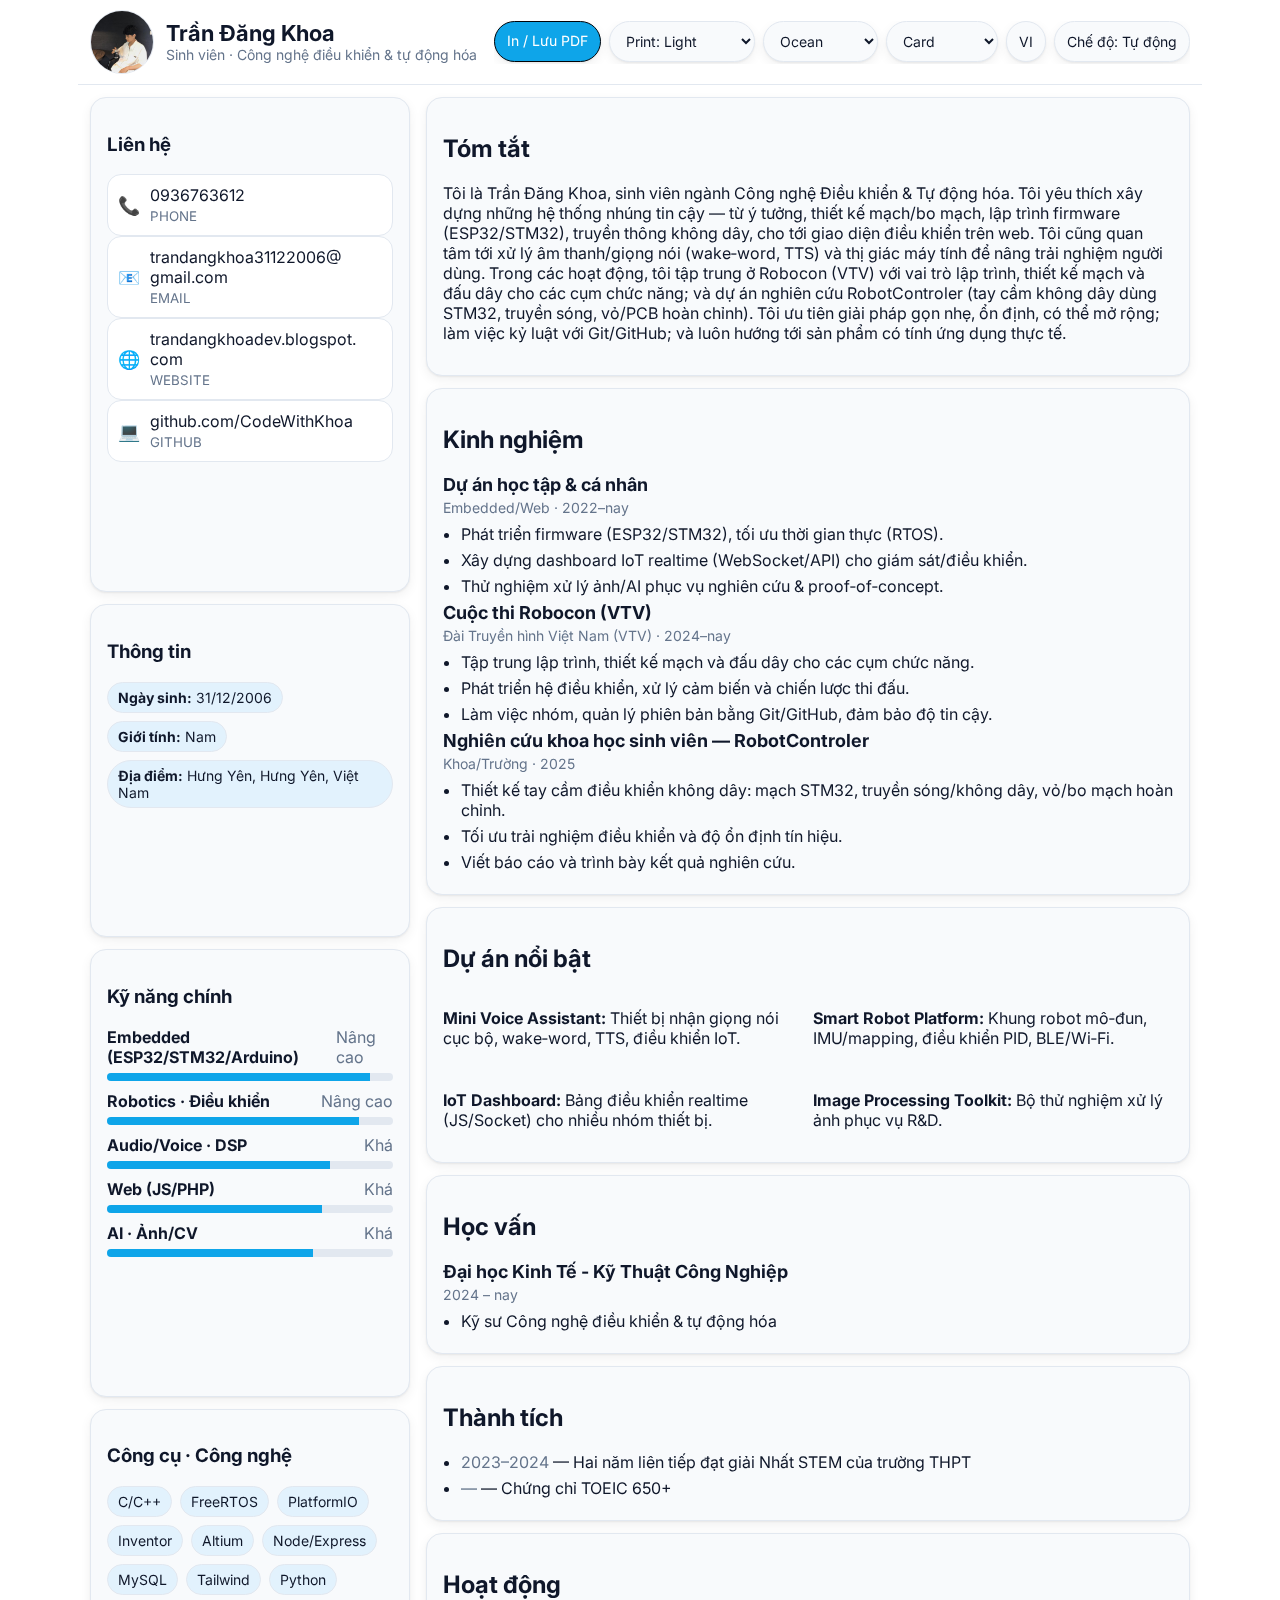
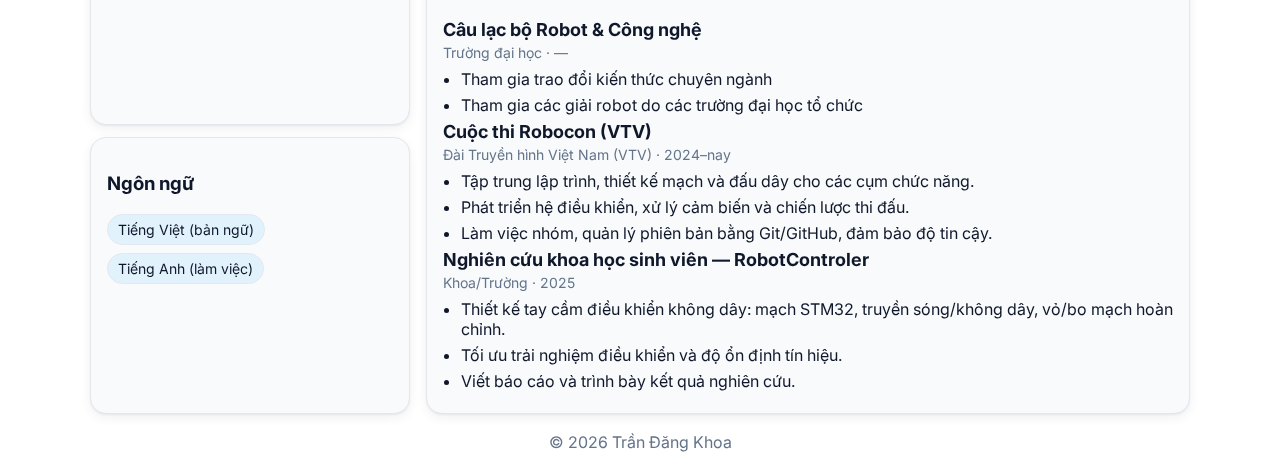
<file: cv.html>
<!DOCTYPE html>
<html lang="vi" data-theme="system" data-accent="ocean" data-ui="card" data-print="light">
  <head>
    <meta charset="utf-8" />
    <meta name="viewport" content="width=device-width, initial-scale=1, viewport-fit=cover" />
    <meta name="format-detection" content="telephone=no" />
    <meta name="apple-mobile-web-app-capable" content="yes" />
    <title>Trần Đăng Khoa — CV</title>
    <meta name="description" content="CV — Control & Automation · IoT · Robotics · Audio/AI · Web" />
    <meta property="og:title" content="Trần Đăng Khoa — CV" />
    <meta property="og:description" content="Control & Automation · IoT · Robotics · Audio/AI · Web" />
    <meta property="og:type" content="profile" />

    <!-- Fonts -->
    <link rel="preconnect" href="https://fonts.googleapis.com" />
    <link rel="preconnect" href="https://fonts.gstatic.com" crossorigin />
    <link href="https://fonts.googleapis.com/css2?family=Inter:wght@400;500;600;700&display=swap" rel="stylesheet" />

    <!-- Favicon -->
    <link rel="icon" type="image/svg+xml" href="assets/favicon.svg" />
    <link rel="icon" type="image/png" href="assets/profile.png" />

    <style>
      :root{
        color-scheme: light dark;
        --bg:#ffffff; --fg:#0f172a; --muted:#64748b; --card:#f8fafc; --line:#e2e8f0;
        --shadow: 0 1px 2px rgb(0 0 0 / 6%), 0 4px 12px rgb(0 0 0 / 6%);
        --radius:16px; --pad:16px; --accent:#0ea5e9; --accent-weak: color-mix(in oklab, var(--accent), #000 85%);
        --t-2xl: clamp(24px,4.2vw,32px); --t-xl: clamp(18px,3.2vw,22px); --t-lg: clamp(16px,2.8vw,18px);
        --t-md: clamp(14px,2.6vw,16px); --t-sm: clamp(12px,2.2vw,14px);
      }
      @media (prefers-color-scheme: dark){ :root[data-theme="system"]{ --bg:#0b1220; --fg:#e5e7eb; --muted:#9ca3af; --card:#0f172a; --line:#1f2937; } }
      [data-theme="dark"]{ --bg:#0b1220; --fg:#e5e7eb; --muted:#9ca3af; --card:#0f172a; --line:#1f2937; }
      [data-accent="emerald"]{--accent:#10b981} [data-accent="purple"]{--accent:#8b5cf6}
      [data-accent="amber"]{--accent:#f59e0b}  [data-accent="rose"]{--accent:#f43f5e}
      [data-accent="slate"]{--accent:#475569}

      *{box-sizing:border-box}
      html,body{height:100%}
      body{margin:0;font-family:Inter,system-ui,-apple-system,Segoe UI,Roboto,sans-serif;background:var(--bg);color:var(--fg);
        -webkit-font-smoothing:antialiased;-moz-osx-font-smoothing:grayscale}
      a{color:inherit;text-decoration:none}
      img{display:block;max-width:100%;height:auto}

      .container{max-width:1100px;margin:0 auto;padding:calc(env(safe-area-inset-top)+16px) 16px calc(env(safe-area-inset-bottom)+24px)}
      .header{position:sticky;top:0;z-index:40;display:grid;gap:12px;grid-template-columns:1fr;background:color-mix(in oklab,var(--bg),transparent 8%);
        backdrop-filter:saturate(120%) blur(8px);padding:10px 12px;margin:0 -12px 12px;border-bottom:1px solid var(--line)}
      .identity{display:flex;align-items:center;gap:12px}
      .avatar{width:56px;height:56px;border-radius:999px;object-fit:cover;border:1px solid var(--line)}
      .title{font-size:var(--t-xl);line-height:1.1;margin:0}
      .role{color:var(--muted);font-size:var(--t-sm)}
      .actions{display:flex;gap:8px;overflow:auto hidden;-webkit-overflow-scrolling:touch;padding-bottom:2px}
      .actions>*{flex:none}
      .btn,.picker{font:inherit;font-size:var(--t-sm);padding:10px 12px;border-radius:999px;border:1px solid var(--line);background:var(--card);color:var(--fg);min-height:40px;cursor:pointer;box-shadow:var(--shadow)}
      .btn.brand{background:var(--accent);color:#fff;border-color:var(--accent-weak)}
      .picker{padding-right:28px}

      .grid{display:grid;gap:16px;grid-template-columns:1fr}
      .sidebar,.content{display:grid;gap:12px}

      .panel{background:var(--card);border:1px solid var(--line);border-radius:var(--radius);box-shadow:var(--shadow)}
      .block{padding:var(--pad)} .section{padding:var(--pad)}

      /* UI styles switchable by data-ui */
      [data-ui="line"] .panel{background:transparent;box-shadow:none;border:0}
      [data-ui="line"] .section,[data-ui="line"] .block{padding:var(--pad) 0;border-bottom:1px solid var(--line);border-radius:0}
      [data-ui="line"] .sidebar>.panel:last-child .block,[data-ui="line"] .content>.panel:last-child .section{border-bottom:0}
      [data-ui="outline"] .panel{background:transparent;box-shadow:none;border:1.5px dashed var(--line)}
      [data-ui="minimal"] .panel{background:transparent;box-shadow:none;border:0}
      [data-ui="minimal"] .tags .tag{border:1px solid var(--line);background:transparent}

      .tags{display:flex;flex-wrap:wrap;gap:8px}
      .tag{padding:6px 10px;border-radius:999px;background:color-mix(in oklab,var(--accent),var(--bg) 85%);border:1px solid var(--line);font-size:var(--t-sm)}
      .bullets{margin:8px 0 0;padding:0 0 0 18px} .bullets li{margin-bottom:6px}
      .muted{color:var(--muted)}

      .skills .skill{display:flex;justify-content:space-between;align-items:center;gap:8px}
      .skills .bar{width:100%;height:8px;background:var(--line);border-radius:999px;overflow:hidden;margin:6px 0 10px}
      .skills .bar span{display:block;height:100%;background:var(--accent)}

      .item h4{margin:0 0 4px;font-size:var(--t-lg)}
      .item .meta{color:var(--muted);font-size:var(--t-sm);margin-bottom:6px}

      .two-col{display:grid;grid-template-columns:1fr;gap:10px}

      @media (min-width:760px){
        .grid{grid-template-columns:320px 1fr}
        .two-col{grid-template-columns:1fr 1fr}
        .header{grid-template-columns:1fr auto;align-items:center}
        .avatar{width:64px;height:64px}
      }

      /* PRINT: A4 + desktop layout + chia trang mượt */
      @media print{
        @page{size:A4;margin:10mm}

        /* Ẩn điều khiển */
        .header,.actions{display:none!important}

        /* Bố cục 2 cột như desktop */
        .container{max-width:1100px!important;padding:0!important;margin:0 auto!important}
        .grid{display:grid!important;grid-template-columns:320px 1fr!important;gap:14px!important}
        .two-col{grid-template-columns:1fr 1fr!important}
        .avatar{width:64px!important;height:64px!important}

        /* Nền/trắng khi Print: Light */
        [data-print="light"]{color-scheme:light;--bg:#fff;--fg:#111;--muted:#6b7280;--card:#fff;--line:#e5e7eb}
        [data-print="light"] body{background:#fff!important;color:#111!important}
        [data-print="light"] .panel{background:#fff!important;border-color:#e5e7eb!important;box-shadow:none!important}

        /* Giữ màu màn hình nếu Print: Screen */
        [data-print="screen"]{-webkit-print-color-adjust:exact;print-color-adjust:exact}

        /* Siết spacing cho giấy */
        :root{--pad:12px}
        .block,.section{padding:12px!important}
        .panel{box-shadow:none!important;border-radius:10px!important}

        /* Quy tắc chia trang đẹp */
        h1,h2,h3{break-after:avoid}
        p,li{orphans:3;widows:3}

        /* Sidebar (ngắn) giữ nguyên khối */
        .sidebar .panel{break-inside:avoid;page-break-inside:avoid}

        /* Nội dung dài cho phép tách mượt */
        .content .section,
        .content .block,
        .content .item{
          break-inside:auto;page-break-inside:auto;
        }
      }

      @media (prefers-reduced-motion:reduce){*{animation:none!important;transition:none!important}}
    </style>
  </head>
  <body>
    <div class="container">
      <header class="header" role="banner">
        <div class="identity">
          <img id="avatarImg" class="avatar" src="assets/profile.png" alt="Avatar" loading="lazy" />
          <div>
            <h1 class="title" id="nameEl">Trần Đăng Khoa</h1>
            <div class="role" id="roleEl">Sinh viên · Công nghệ điều khiển & tự động hóa</div>
          </div>
        </div>
        <div class="actions" aria-label="Tùy chọn hiển thị">
          <a class="btn brand" href="#" onclick="window.print();return false">In / Lưu PDF</a>
          <select id="printSelect" class="picker" title="Chế độ in">
            <option value="light">Print: Light</option>
            <option value="screen">Print: Screen</option>
          </select>
          <select id="accentSelect" class="picker" title="Màu nhấn">
            <option value="ocean">Ocean</option><option value="emerald">Emerald</option>
            <option value="purple">Purple</option><option value="amber">Amber</option>
            <option value="rose">Rose</option><option value="slate">Slate</option>
          </select>
          <select id="uiSelect" class="picker" title="Kiểu giao diện">
            <option value="card">Card</option><option value="line">Line</option>
            <option value="outline">Outline</option><option value="minimal">Minimal</option>
          </select>
          <button id="langToggle" class="btn" type="button" title="Đổi ngôn ngữ">VI</button>
          <button id="themeToggle" class="btn" type="button" title="Đổi giao diện">Chế độ: Tự động</button>
        </div>
      </header>

      <main class="grid" role="main">
        <aside class="sidebar">
          <section class="panel block contact">
            <h3 id="contactTitle">Liên hệ</h3>
            <div id="contactList"></div>
          </section>

          <section class="panel block">
            <h3 id="personalTitle">Thông tin</h3>
            <div class="tags" id="personalInfo"></div>
          </section>

          <section class="panel block skills">
            <h3 id="coreSkillsTitle">Kỹ năng chính</h3>
            <div id="coreSkillsList"></div>
          </section>

          <section class="panel block">
            <h3 id="toolsTitle">Công cụ · Công nghệ</h3>
            <div class="tags" id="toolsList"></div>
          </section>

          <section class="panel block" id="extraSkillsPanel" style="display:none;">
            <h3 id="extraSkillsTitle">Kỹ năng bổ sung</h3>
            <div id="extraSkills"></div>
          </section>

          <section class="panel block">
            <h3 id="langsTitle">Ngôn ngữ</h3>
            <div class="tags" id="langList"></div>
          </section>
        </aside>

        <section class="content">
          <section class="panel section" id="summarySection">
            <h2 id="summaryTitle">Tóm tắt</h2>
            <p class="lead" id="summaryText"></p>
          </section>

          <section class="panel section" id="experienceSection">
            <h2 id="expTitle">Kinh nghiệm</h2>
            <div class="timeline" id="expList"></div>
          </section>

          <section class="panel section" id="projectsSection">
            <h2 id="projTitle">Dự án nổi bật</h2>
            <div class="two-col" id="projList"></div>
          </section>

          <section class="panel section">
            <h2 id="eduTitle">Học vấn</h2>
            <div id="eduList"></div>
          </section>

          <section class="panel section">
            <h2 id="achTitle">Thành tích</h2>
            <ul class="bullets" id="achList"></ul>
          </section>

          <section class="panel section" id="activitiesPanel" style="display:none;">
            <h2 id="actTitle">Hoạt động</h2>
            <div id="actList"></div>
          </section>
        </section>
      </main>

      <footer class="footer muted" style="text-align:center;padding:18px 0">
        © <span id="year"></span> Trần Đăng Khoa
      </footer>
    </div>

    <script>
      // Năm hiện tại
      document.getElementById('year').textContent = new Date().getFullYear();

      // Helpers for prefs
      const html = document.documentElement;
      function setAttr(k,v){ html.setAttribute(k,v); localStorage.setItem('cv-'+k.replace('data-',''), v); }
      function getPref(k, def){ return localStorage.getItem('cv-'+k) || def; }

      // Theme toggle (system -> dark -> light)
      const themeBtn = document.getElementById('themeToggle');
      function applyMode(mode){
        let theme = mode;
        if(mode === 'system') theme = matchMedia('(prefers-color-scheme: dark)').matches ? 'dark' : 'light';
        html.setAttribute('data-theme', theme);
        localStorage.setItem('cv-theme', mode);
        themeBtn.textContent = 'Chế độ: ' + (mode === 'system' ? 'Tự động' : (theme === 'dark' ? 'Tối' : 'Sáng'));
      }
      applyMode(localStorage.getItem('cv-theme') || 'system');
      themeBtn.addEventListener('click', ()=>{
        const cur = localStorage.getItem('cv-theme') || 'system';
        applyMode(cur === 'system' ? 'dark' : (cur === 'dark' ? 'light' : 'system'));
      });

      // Accent / UI / Print
      const accentSelect = document.getElementById('accentSelect');
      const uiSelect = document.getElementById('uiSelect');
      const printSelect = document.getElementById('printSelect');
      (function initPrefs(){
        const a = getPref('accent','ocean'); html.setAttribute('data-accent', a); accentSelect.value = a;
        const u = getPref('ui','card'); html.setAttribute('data-ui', u); uiSelect.value = u;
        const p = getPref('print','light'); html.setAttribute('data-print', p); printSelect.value = p;
        accentSelect.addEventListener('change', ()=> setAttr('data-accent', accentSelect.value));
        uiSelect.addEventListener('change', ()=> setAttr('data-ui', uiSelect.value));
        printSelect.addEventListener('change', ()=> setAttr('data-print', printSelect.value));
      })();

      // Language + data
      const langBtn = document.getElementById('langToggle');
      const state = { lang: localStorage.getItem('cv-lang') || 'vi', data: null };
      const ICON = { phone:'📞', email:'📧', website:'🌐', github:'💻' };

      async function loadData(){
        try{
          const res = await fetch('assets/cv.json', { cache: 'no-cache' });
          state.data = await res.json();
        }catch(e){
          state.data = {
            profile:{ name:'Trần Đăng Khoa', title:{vi:'Sinh viên',en:'Student'}, dob:'2006-12-31',
              gender:{vi:'Nam',en:'Male'}, location:{vi:'Hưng Yên, Việt Nam', en:'Hung Yen, Vietnam'}, contacts:[] },
            sections:{ summary:{vi:'',en:''}, experience:[], projects:[], skillsExtra:[], education:[], activities:[], achievements:[], tools:[], skillsCore:[], languages:[] },
            labels:{ vi:{summary:'Tóm tắt',experience:'Kinh nghiệm',projects:'Dự án',personal:'Thông tin',contact:'Liên hệ',skills:'Kỹ năng',skillsCore:'Kỹ năng chính',tools:'Công cụ · Công nghệ',langs:'Ngôn ngữ',education:'Học vấn',activities:'Hoạt động',achievements:'Thành tích',dob:'Ngày sinh',gender:'Giới tính',location:'Địa điểm'},
                     en:{summary:'Summary',experience:'Experience',projects:'Projects',personal:'Personal Info',contact:'Contact',skills:'Skills',skillsCore:'Core Skills',tools:'Tools',langs:'Languages',education:'Education',activities:'Activities',achievements:'Achievements',dob:'Date of Birth',gender:'Gender',location:'Location'} }
          };
        }
        if(state.data?.profile) state.data.profile.name = 'Trần Đăng Khoa';
        document.title = 'Trần Đăng Khoa — CV';
        const og = document.querySelector('meta[property="og:title"]'); if(og) og.setAttribute('content','Trần Đăng Khoa — CV');

        // Avatar -> favicon tròn
        const candidates = [state.data?.profile?.photo, 'assets/profile.png', 'assets/avt.png', 'https://avatars.githubusercontent.com/u/116957307?s=256'].filter(Boolean);
        (function setAvatar(urls){
          const img = document.getElementById('avatarImg'); if(!img) return;
          let i=0, fav=false;
          function setFav(im){ try{
            const size=96, c=document.createElement('canvas'); c.width=c.height=size; const ctx=c.getContext('2d');
            const iw=im.naturalWidth||im.width, ih=im.naturalHeight||im.height; const sc=Math.max(size/iw,size/ih);
            const dw=iw*sc, dh=ih*sc, dx=(size-dw)/2, dy=(size-dh)/2;
            ctx.clearRect(0,0,size,size); ctx.save(); ctx.beginPath(); ctx.arc(size/2,size/2,size/2,0,Math.PI*2); ctx.closePath(); ctx.clip();
            ctx.drawImage(im,dx,dy,dw,dh); ctx.restore();
            const url=c.toDataURL('image/png'); let link=document.querySelector('link[rel="icon"]'); if(!link){ link=document.createElement('link'); link.rel='icon'; document.head.appendChild(link); } link.href=url;
          }catch(e){} }
          const next=()=>{ if(i>=urls.length) return; const probe=new Image(); if(/^https?:/i.test(urls[i])) probe.crossOrigin='anonymous';
            probe.onload=()=>{ img.src=probe.src; if(!fav){ setFav(probe); fav=true; } };
            probe.onerror=()=>{ i++; next(); }; probe.src=urls[i]; };
          next();
        })(candidates);

        render();
      }

      function fmtDate(iso){ if(!iso) return ''; const d=new Date(iso); if(Number.isNaN(d)) return iso; return String(d.getDate()).padStart(2,'0')+'/'+String(d.getMonth()+1).padStart(2,'0')+'/'+d.getFullYear(); }
      function setText(id, text){ const el=document.getElementById(id); if(el) el.textContent=text||''; }
      function normalizedRange(start,end,lang){ const y=new Date().getFullYear(); const yn=parseInt(end,10); if(end && !Number.isNaN(yn) && yn>y){ return `${start} – ${lang==='vi'?'nay':'present'}`; } return [start,end].filter(Boolean).join(' – '); }
      function adjustFreeRange(str,lang){ if(!str) return ''; const m=str.match(/(\d{4}).*[–-].*(\d{4})/); if(m){ const s=m[1]; const en=parseInt(m[2],10); const y=new Date().getFullYear(); if(en>y){ return `${s}–${lang==='vi'?'nay':'present'}`; } } return str; }
      function prettyBreak(v,t){ if(t==='email') return v.replace(/([@._+-])/g,'$1<wbr>'); if(t==='website'||t==='github') return v.replace(/([\\/.?=&_-])/g,'$1<wbr>'); return v; }

      function render(){
        const { data } = state; const lang = state.lang; const L = data.labels?.[lang] || {};
        setText('nameEl', data.profile.name); setText('roleEl', data.profile.title?.[lang] || '');
        setText('summaryTitle', L.summary || 'Summary'); setText('expTitle', L.experience || 'Experience');
        setText('projTitle', L.projects || 'Projects'); setText('contactTitle', L.contact || 'Contact');
        setText('personalTitle', L.personal || 'Personal Info'); setText('extraSkillsTitle', L.skills || 'Skills');
        setText('coreSkillsTitle', L.skillsCore || 'Core Skills'); setText('toolsTitle', L.tools || 'Tools');
        setText('langsTitle', L.langs || 'Languages'); setText('eduTitle', L.education || 'Education');
        setText('achTitle', L.achievements || 'Achievements'); setText('actTitle', L.activities || 'Activities');
        setText('summaryText', data.sections.summary?.[lang] || '');

        const ctn = document.getElementById('contactList');
        if(ctn){
          ctn.innerHTML='';
          (data.profile.contacts||[]).forEach(c=>{
            const a=document.createElement('a');
            a.href=c.href||'#'; a.target=c.href?.startsWith('http')?'_blank':''; a.rel=a.target?'noopener':'';
            a.style.display='grid'; a.style.gridTemplateColumns='auto 1fr'; a.style.alignItems='center'; a.style.gap='10px';
            a.style.padding='10px'; a.style.border='1px solid var(--line)'; a.style.borderRadius='14px'; a.style.background='var(--bg)';
            const text=prettyBreak(c.value,c.type);
            a.innerHTML=`<span style="font-size:18px">${(ICON[c.type]||'🔗')}</span><div><div class="contact-text" title="${c.value}" style="overflow-wrap:anywhere">${text}</div><small class="muted">${(c.type||'').toUpperCase()}</small></div>`;
            ctn.appendChild(a);
          });
        }

        const cores=document.getElementById('coreSkillsList');
        if(cores){
          const label=(p)=> p>=85?(lang==='vi'?'Nâng cao':'Advanced'): p>=70?(lang==='vi'?'Khá':'Proficient'):(lang==='vi'?'Cơ bản':'Basic');
          cores.innerHTML=(data.sections.skillsCore||[]).map(s=>{
            const pct=Math.max(0,Math.min(100,Number(s.level)||0));
            return `<div class="skill"><strong>${s.name?.[lang]||''}</strong><span class="muted">${label(pct)}</span></div>
                    <div class="bar"><span style="width:${pct}%" aria-valuemin="0" aria-valuemax="100" aria-valuenow="${pct}"></span></div>`;
          }).join('');
        }

        const tools=document.getElementById('toolsList'); if(tools){ tools.innerHTML=(data.sections.tools||[]).map(t=>`<span class="tag">${t}</span>`).join(''); }
        const langs=document.getElementById('langList'); if(langs){ langs.innerHTML=(data.sections.languages||[]).map(x=>`<span class="tag">${x[lang]||''}</span>`).join(''); }

        const info=document.getElementById('personalInfo');
        if(info){
          const tags=[];
          if(data.profile.dob) tags.push(`<span class="tag"><strong>${L.dob||'DOB'}:</strong> ${fmtDate(data.profile.dob)}</span>`);
          if(data.profile.gender) tags.push(`<span class="tag"><strong>${L.gender||'Gender'}:</strong> ${data.profile.gender[lang]||''}</span>`);
          if(data.profile.location) tags.push(`<span class="tag"><strong>${L.location||'Location'}:</strong> ${data.profile.location[lang]||''}</span>`);
          info.innerHTML=tags.join('\n');
        }

        const extraPanel=document.getElementById('extraSkillsPanel');
        const extraBox=document.getElementById('extraSkills');
        if(extraPanel && extraBox){
          if(data.sections.skillsExtra?.length){
            extraPanel.style.display='';
            extraBox.innerHTML=data.sections.skillsExtra.map(s=>{
              const head=`<div class="muted" style="margin:8px 0 6px"><strong>${s.name?.[lang]||''}</strong></div>`;
              const list=(s.items||[]).map(i=>`<li>${i[lang]||''}</li>`).join('');
              return head+`<ul class="bullets">${list}</ul>`;
            }).join('');
          }else extraPanel.style.display='none';
        }

        const exp=document.getElementById('expList');
        if(exp){
          const explicit=(data.sections.experience||[]).map(x=>({title:x.title?.[lang]||'',org:x.org?.[lang]||'',time:x.time||'',bullets:(x.bullets||[]).map(b=>b[lang]||'')}));
          const byId=Object.fromEntries((data.sections.activities||[]).filter(a=>a.id).map(a=>[a.id,a]));
          const refs=(data.sections.experienceRefs||[]).map(id=>byId[id]).filter(Boolean).map(a=>({title:a.name?.[lang]||'',org:a.org?.[lang]||'',time:a.time||'',bullets:(a.details||[]).map(d=>d[lang]||'')}));
          const all=[...explicit,...refs];
          exp.innerHTML=all.map(x=>{
            const meta=[x.org, (x.time?adjustFreeRange(x.time, lang):'')].filter(Boolean).join(' · ');
            const bullets=(x.bullets||[]).map(t=>`<li>${t}</li>`).join('');
            return `<div class="item"><h4>${x.title}</h4><div class="meta">${meta}</div><ul class="bullets">${bullets}</ul></div>`;
          }).join('');
        }

        const proj=document.getElementById('projList'); if(proj){ proj.innerHTML=(data.sections.projects||[]).map(p=>`<p><strong>${p.name?.[lang]||''}:</strong> ${p.desc?.[lang]||''}</p>`).join(''); }
        const edu=document.getElementById('eduList'); if(edu){ edu.innerHTML=(data.sections.education||[]).map(e=>{ const time=normalizedRange(e.start,e.end,lang); const gpa=e.gpa?`<span class="muted"> · GPA: ${e.gpa}</span>`:''; return `<div class="item"><h4>${e.school?.[lang]||''}</h4><div class="meta">${time}${gpa}</div><ul class="bullets"><li>${e.degree?.[lang]||''}</li></ul></div>`; }).join(''); }
        const ach=document.getElementById('achList'); if(ach){ ach.innerHTML=(data.sections.achievements||[]).map(a=>`<li><span class="muted">${adjustFreeRange(a.time||'',lang)}</span> — ${a[lang]||''}</li>`).join(''); }

        const actPanel=document.getElementById('activitiesPanel'); const act=document.getElementById('actList');
        if(act && actPanel){
          if(data.sections.activities?.length){
            actPanel.style.display='';
            act.innerHTML=data.sections.activities.map(x=>{
              const meta=[x.org?.[lang], adjustFreeRange(x.time, lang)].filter(Boolean).join(' · ');
              const head=`<div class="item"><h4>${x.name?.[lang]||''}</h4><div class="meta">${meta}</div>`;
              const list=(x.details||[]).map(d=>`<li>${d[lang]||''}</li>`).join('');
              return head+`<ul class="bullets">${list}</ul></div>`;
            }).join('');
          } else actPanel.style.display='none';
        }

        // Lang toggle
        langBtn.textContent = state.lang.toUpperCase();
        document.documentElement.lang = state.lang;
      }

      document.getElementById('langToggle').addEventListener('click', ()=>{
        state.lang = state.lang === 'vi' ? 'en' : 'vi';
        localStorage.setItem('cv-lang', state.lang);
        render();
      });

      loadData();
    </script>
  </body>
</html>
</file>
